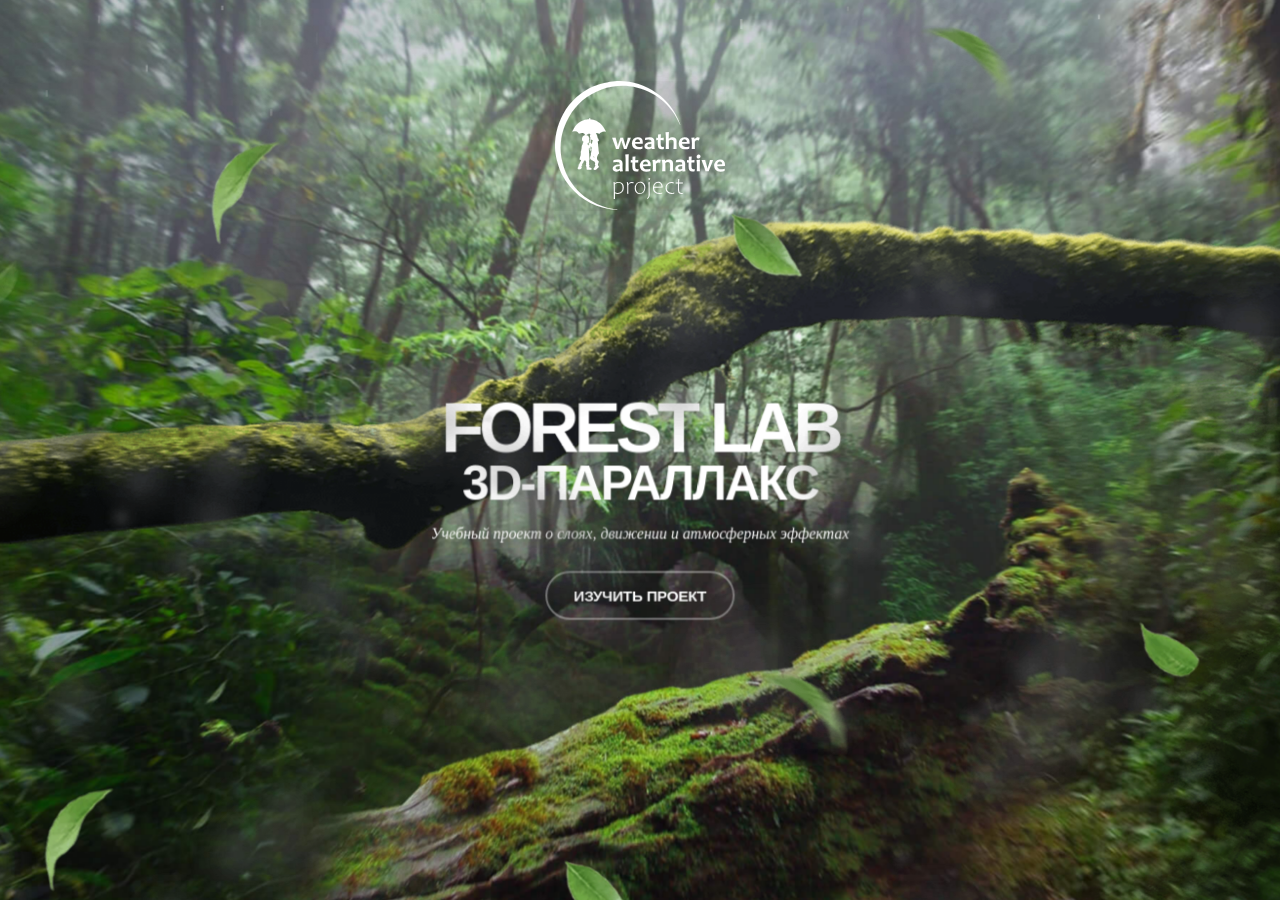
<file: index.html>
<!DOCTYPE html>
<html lang="ru">
<head>
    <meta charset="UTF-8">
    <meta name="viewport" content="width=device-width, initial-scale=1.0">
    <meta name="description" content="Учебный проект о создании атмосферной 3D-сцены с помощью HTML, CSS и JavaScript.">
    <link rel="stylesheet" href="main.css">
    <script src="app.js" defer></script>
    <script src="./libs/rain.js" defer></script>
    <title>Forest Lab — 3D-параллакс</title>
</head>
<body>
    <a class="logo" href="./index.html" style="background-image: url(img/logo.svg);" aria-label="Forest Lab — главная"></a>

    <section class="layers">
        <div class="layers__container">
            <div class="layers__item layer-1" style="background-image: url(img/layer-1.jpg);"></div>
            <div class="layers__item layer-2" style="background-image: url(img/layer-2.png);"></div>
            <div class="layers__item layer-3">
                <div class="hero-content">
                    <h1>Forest Lab <span>3D-параллакс</span></h1>
                    <p class="hero-content__p">Учебный проект о слоях, движении и атмосферных эффектах</p>
                    <a class="button-start" href="./site.html">Изучить проект</a>
                </div>
            </div>
            <div class="layers__item layer-4">
                <canvas class="rain"></canvas>
            </div>
            <div class="layers__item layer-5" style="background-image: url(img/layer-5.png);"></div>
            <div class="layers__item layer-6" style="background-image: url(img/layer-6.png);"></div>
        </div>
    </section>
</body>
</html>
</file>
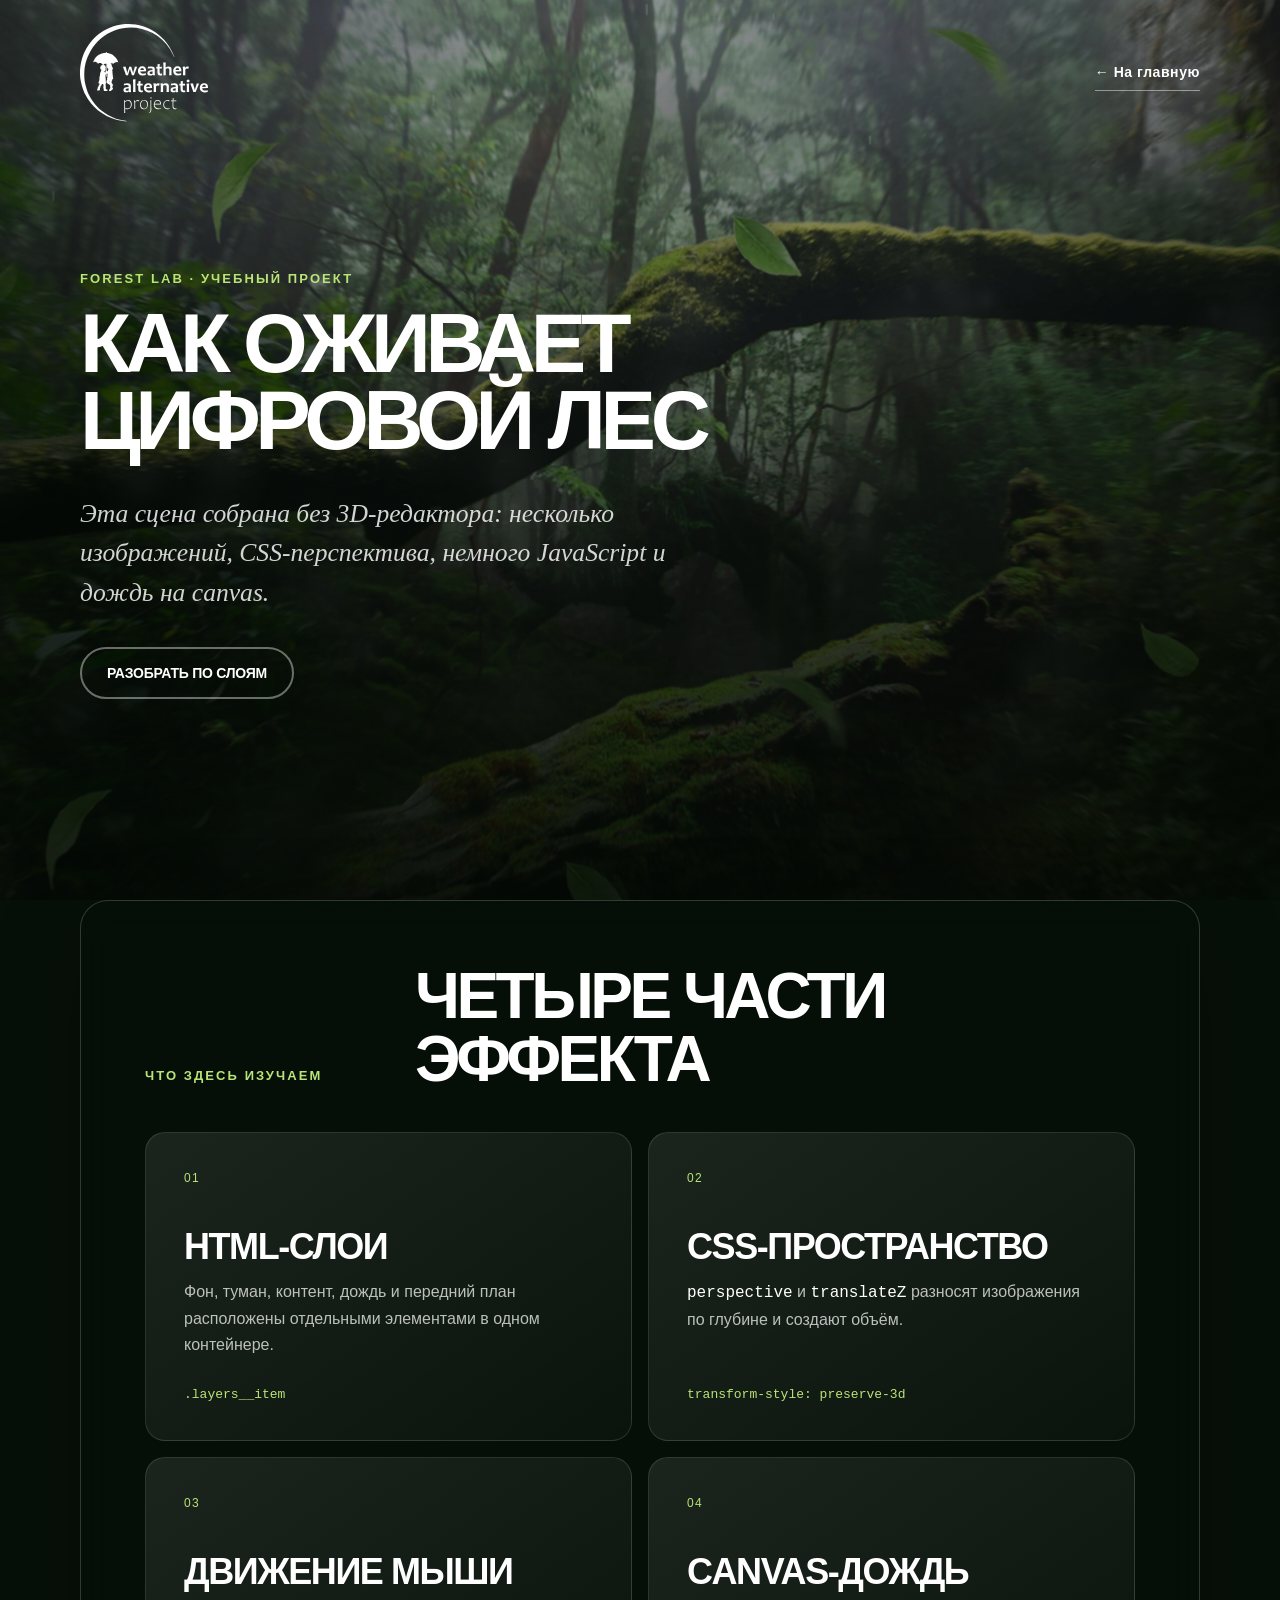
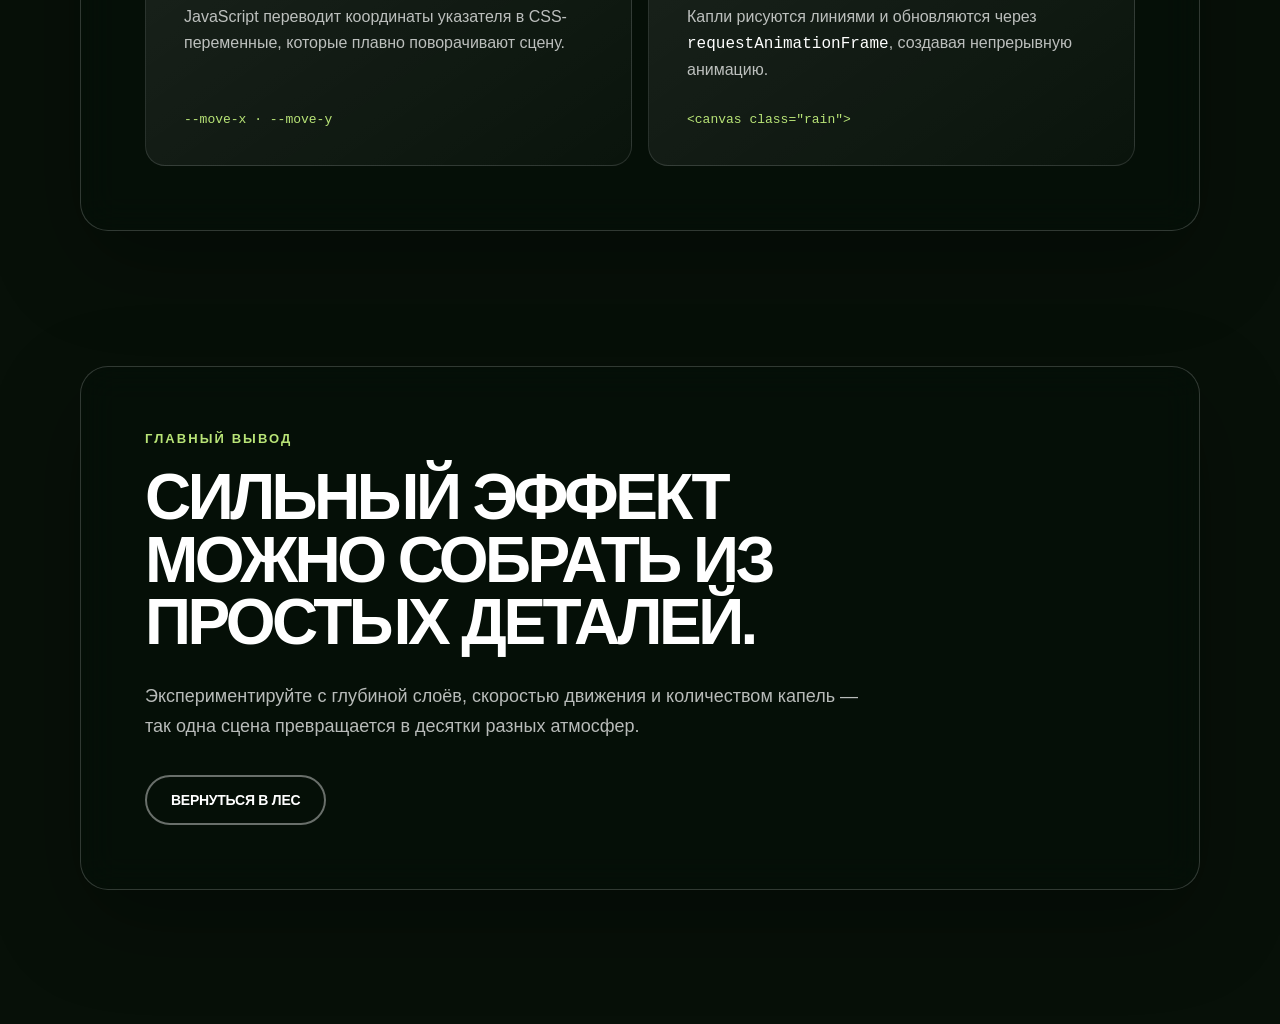
<file: site.html>
<!DOCTYPE html>
<html lang="ru">
<head>
    <meta charset="UTF-8">
    <meta name="viewport" content="width=device-width, initial-scale=1.0">
    <meta name="description" content="Разбор учебного 3D-проекта Forest Lab: HTML-слои, CSS-перспектива, JavaScript и canvas-дождь.">
    <link rel="stylesheet" href="main.css">
    <script src="app.js" defer></script>
    <script src="./libs/rain.js" defer></script>
    <title>Как устроен Forest Lab</title>
</head>
<body class="lesson-page">
    <div class="lesson-scene" aria-hidden="true">
        <div class="layers__container lesson-scene__container">
            <div class="layers__item layer-1" style="background-image: url(img/layer-1.jpg);"></div>
            <div class="layers__item layer-2" style="background-image: url(img/layer-2.png);"></div>
            <div class="layers__item layer-4">
                <canvas class="rain"></canvas>
            </div>
            <div class="layers__item layer-5" style="background-image: url(img/layer-5.png);"></div>
            <div class="layers__item layer-6" style="background-image: url(img/layer-6.png);"></div>
        </div>
    </div>

    <main class="lesson-content">
        <header class="lesson-header">
            <a class="lesson-brand" href="./index.html" aria-label="Вернуться на главную">
                <img src="img/logo.svg" alt="Weather Alternative Project">
            </a>
            <a class="lesson-back" href="./index.html">← На главную</a>
        </header>

        <section class="lesson-intro">
            <p class="lesson-kicker">Forest Lab · учебный проект</p>
            <h1>Как оживает<br>цифровой лес</h1>
            <p class="lesson-lead">
                Эта сцена собрана без 3D-редактора: несколько изображений,
                CSS-перспектива, немного JavaScript и дождь на canvas.
            </p>
            <a class="button-start lesson-cta" href="#topics">Разобрать по слоям</a>
        </section>

        <section class="lesson-topics" id="topics" aria-labelledby="topics-title">
            <div class="lesson-section-title">
                <p class="lesson-kicker">Что здесь изучаем</p>
                <h2 id="topics-title">Четыре части эффекта</h2>
            </div>

            <div class="topic-grid">
                <article class="topic-card">
                    <span class="topic-card__number">01</span>
                    <h3>HTML-слои</h3>
                    <p>Фон, туман, контент, дождь и передний план расположены отдельными элементами в одном контейнере.</p>
                    <code>.layers__item</code>
                </article>

                <article class="topic-card">
                    <span class="topic-card__number">02</span>
                    <h3>CSS-пространство</h3>
                    <p><code>perspective</code> и <code>translateZ</code> разносят изображения по глубине и создают объём.</p>
                    <code>transform-style: preserve-3d</code>
                </article>

                <article class="topic-card">
                    <span class="topic-card__number">03</span>
                    <h3>Движение мыши</h3>
                    <p>JavaScript переводит координаты указателя в CSS-переменные, которые плавно поворачивают сцену.</p>
                    <code>--move-x · --move-y</code>
                </article>

                <article class="topic-card">
                    <span class="topic-card__number">04</span>
                    <h3>Canvas-дождь</h3>
                    <p>Капли рисуются линиями и обновляются через <code>requestAnimationFrame</code>, создавая непрерывную анимацию.</p>
                    <code>&lt;canvas class="rain"&gt;</code>
                </article>
            </div>
        </section>

        <section class="lesson-summary">
            <p class="lesson-kicker">Главный вывод</p>
            <h2>Сильный эффект можно собрать из простых деталей.</h2>
            <p>Экспериментируйте с глубиной слоёв, скоростью движения и количеством капель — так одна сцена превращается в десятки разных атмосфер.</p>
            <a class="button-start" href="./index.html">Вернуться в лес</a>
        </section>
    </main>
</body>
</html>
</file>
<file: main.css>
* {
    margin: 0;
    padding: 0;
    box-sizing: border-box;
}

:root {
    --index: calc(1vw + 1vh);
    --transition: 1.5s cubic-bezier(0.5, .5, 0, 1);
    --move-x: 0deg;
    --move-y: 0deg;
    --forest-accent: #b9e477;
}

@font-face {
    font-family: kemerik-3d;
    src: url(fonts/kamerik205-heavy.woff2);
    font-weight: 900;
}

@font-face {
    font-family: merriweawther-italic-3d;
    src: url(fonts/merriweather-regular-italic.woff2);
}

body {
    background-color: black;
    color: #fff;
    font-family: kemerik-3d;
    min-height: 100vh;
}

.logo {
    --logo-size: calc(var(--index) * 7.8); 
    width: var(--logo-size);
    height: var(--logo-size);
    background-repeat: no-repeat;
    background-position: center;
    background-size: contain;
    position: absolute;
    left: calc(50% - calc(var(--logo-size) / 2));
    top: calc(var(--index) * 2.8);
    z-index: 10;
}

.layers {
    perspective: 1000px;
    overflow: hidden;
}

.layers__container {
    height: 100vh;
    min-height: 500px;
    transform-style: preserve-3d;
    transform: rotateX(var(--move-y)) rotateY(var(--move-x));
    will-change: transform;
    transition: transform var(--transition) ease;
}

.layers__item {
    position: absolute;
    inset: -5vw;
    background-size: cover;
    background-position: center;
    display: flex;
    align-items: center;
    justify-content: center;
}

.layer-1 {
transform: translateZ(-55px) scale(1.06);
}
.layer-2 {
transform: translateZ(80px) scale(.88);
}
.layer-3 {
transform: translateZ(180px) scale(.8);
}
.layer-4 {
transform: translateZ(190px) scale(.9);
}
.layer-5 {
transform: translateZ(300px) scale(.9);
}
.layer-6 {
transform: translateZ(380px);
}

.hero-content {
    text-align: center;
    text-transform: uppercase;
    line-height: 1;
    margin-top: calc(var(--index) * 5.5);
    width: min(780px, 90vw);
}

.hero-content h1 {
    font-family: Arial, sans-serif;
    font-size: clamp(44px, 5.6vw, 82px);
    font-weight: 900;
    letter-spacing: -.07em;
    line-height: .92;
}

.hero-content h1 span {
    display: block;
    font-size: .7em;
    letter-spacing: -.045em;
}

.hero-content__p {
    text-transform: none;
    font-family: Georgia, "Times New Roman", serif;
    font-style: italic;
    letter-spacing: normal;
    font-size: calc(var(--index) * .73);
    line-height: 1.6;
    margin: calc(var(--index) * .7) auto calc(var(--index) * 1.2);
}

.button-start {
    font-family: Arial;
    font-weight: 600;
    text-transform: uppercase;
    font-size: calc(var(--index) * .71);
    letter-spacing: -.02vw;
    padding: calc(var(--index) * .7) calc(var(--index) * 1.25);
    background-color: transparent;
    color: #fff;
    border-radius: 10em;
    border: rgb(255 255 255 / .4) 2px solid;
    outline: none;
    cursor: pointer;
    display: inline-flex;
    align-items: center;
    justify-content: center;
    transition: background-color .25s ease, border-color .25s ease, color .25s ease, transform .25s ease;
}

.button-start:hover,
.button-start:focus-visible {
    color: #10180d;
    background-color: var(--forest-accent);
    border-color: var(--forest-accent);
    transform: translateY(-2px);
}

.layer-4, .layer-5, .layer-6 {
    pointer-events: none;
}

a {
    text-decoration: none; 
    color: #fff; 
}

/* Вторая страница: учебный разбор проекта */

html {
    scroll-behavior: smooth;
}

.lesson-page {
    overflow-x: hidden;
    background: #071008;
}

.lesson-scene {
    position: fixed;
    inset: 0;
    overflow: hidden;
    perspective: 1000px;
}

.lesson-scene::after {
    content: "";
    position: absolute;
    inset: 0;
    background:
        linear-gradient(180deg, rgb(4 10 5 / .34), rgb(4 10 5 / .82)),
        radial-gradient(circle at 50% 20%, transparent 0 18%, rgb(0 0 0 / .42) 78%);
}

.lesson-scene__container {
    height: 100vh;
    min-height: 500px;
}

.lesson-content {
    position: relative;
    z-index: 10;
    width: min(1120px, calc(100% - 48px));
    margin: 0 auto;
}

.lesson-header {
    position: absolute;
    top: 24px;
    left: 0;
    right: 0;
    display: flex;
    align-items: center;
    justify-content: space-between;
    gap: 24px;
}

.lesson-brand img {
    display: block;
    width: clamp(110px, 10vw, 155px);
    height: auto;
}

.lesson-back {
    font-family: Arial, sans-serif;
    font-size: 14px;
    font-weight: 700;
    letter-spacing: .04em;
    padding: 10px 0;
    border-bottom: 1px solid rgb(255 255 255 / .45);
    transition: color .2s ease, border-color .2s ease;
}

.lesson-back:hover,
.lesson-back:focus-visible {
    color: var(--forest-accent);
    border-color: var(--forest-accent);
}

.lesson-intro {
    min-height: 100vh;
    display: flex;
    flex-direction: column;
    align-items: flex-start;
    justify-content: center;
    padding: 150px 0 80px;
}

.lesson-kicker {
    font-family: Arial, sans-serif;
    color: var(--forest-accent);
    font-size: 13px;
    font-weight: 700;
    letter-spacing: .16em;
    text-transform: uppercase;
    margin-bottom: 20px;
}

.lesson-intro h1 {
    width: 100%;
    max-width: 920px;
    font-family: Arial, sans-serif;
    font-size: clamp(48px, 6.5vw, 94px);
    font-weight: 900;
    line-height: .92;
    letter-spacing: -.065em;
    text-transform: uppercase;
    text-wrap: balance;
}

.lesson-lead {
    width: 100%;
    max-width: 650px;
    margin: 34px 0;
    font-family: Georgia, "Times New Roman", serif;
    font-style: italic;
    font-size: clamp(18px, 2vw, 26px);
    line-height: 1.55;
    color: rgb(255 255 255 / .82);
}

.lesson-cta {
    font-size: 14px;
    padding: 16px 25px;
}

.lesson-topics,
.lesson-summary {
    margin-bottom: 15vh;
    padding: clamp(32px, 5vw, 64px);
    border: 1px solid rgb(255 255 255 / .18);
    border-radius: 28px;
    background: rgb(5 15 8 / .68);
    box-shadow: 0 32px 90px rgb(0 0 0 / .32);
    backdrop-filter: blur(18px);
}

.lesson-section-title {
    display: flex;
    align-items: flex-end;
    justify-content: space-between;
    gap: 40px;
    margin-bottom: 42px;
}

.lesson-section-title .lesson-kicker {
    margin-bottom: 7px;
}

.lesson-section-title h2,
.lesson-summary h2 {
    max-width: 720px;
    font-family: Arial, sans-serif;
    font-size: clamp(36px, 5vw, 68px);
    font-weight: 900;
    line-height: .98;
    letter-spacing: -.055em;
    text-transform: uppercase;
}

.topic-grid {
    display: grid;
    grid-template-columns: repeat(2, minmax(0, 1fr));
    gap: 16px;
}

.topic-card {
    min-height: 290px;
    display: flex;
    flex-direction: column;
    align-items: flex-start;
    padding: clamp(24px, 3vw, 38px);
    border: 1px solid rgb(255 255 255 / .12);
    border-radius: 20px;
    background: linear-gradient(145deg, rgb(255 255 255 / .09), rgb(255 255 255 / .025));
}

.topic-card__number {
    color: var(--forest-accent);
    font-family: Arial, sans-serif;
    font-size: 12px;
    letter-spacing: .12em;
}

.topic-card h3 {
    margin: 44px 0 14px;
    font-family: Arial, sans-serif;
    font-size: clamp(25px, 3vw, 36px);
    font-weight: 900;
    line-height: 1;
    letter-spacing: -.04em;
    text-transform: uppercase;
}

.topic-card p,
.lesson-summary > p:not(.lesson-kicker) {
    font-family: Arial, sans-serif;
    font-size: 16px;
    line-height: 1.65;
    color: rgb(255 255 255 / .72);
}

.topic-card > code {
    margin-top: auto;
    padding-top: 28px;
    color: var(--forest-accent);
    font-size: 13px;
}

.topic-card p code {
    color: #fff;
}

.lesson-summary {
    min-height: 520px;
    display: flex;
    flex-direction: column;
    align-items: flex-start;
    justify-content: center;
}

.lesson-summary > p:not(.lesson-kicker) {
    max-width: 720px;
    margin: 28px 0 34px;
    font-size: 18px;
}

.lesson-summary .button-start {
    font-size: 14px;
    padding: 15px 24px;
}

@media (max-width: 760px) {
    .logo {
        --logo-size: calc(var(--index) * 10);
    }

    .hero-content h1 {
        font-size: clamp(40px, 12vw, 62px);
    }

    .hero-content__p {
        font-size: 14px;
    }

    .button-start {
        font-size: 12px;
        padding: 14px 20px;
    }

    .lesson-content {
        width: min(1120px, calc(100% - 28px));
    }

    .lesson-header {
        top: 16px;
    }

    .lesson-brand img {
        width: 98px;
    }

    .lesson-back {
        font-size: 12px;
    }

    .lesson-intro {
        padding-top: 125px;
    }

    .lesson-intro h1 {
        font-size: clamp(38px, 10.5vw, 52px);
        overflow-wrap: anywhere;
    }

    .lesson-lead {
        font-size: 17px;
        overflow-wrap: anywhere;
    }

    .lesson-section-title {
        display: block;
    }

    .lesson-section-title .lesson-kicker {
        margin-bottom: 18px;
    }

    .topic-grid {
        grid-template-columns: 1fr;
    }

    .topic-card {
        min-height: 260px;
    }

    .lesson-topics,
    .lesson-summary {
        padding: 28px 20px;
        border-radius: 20px;
    }
}

@media (prefers-reduced-motion: reduce) {
    html {
        scroll-behavior: auto;
    }

    .layers__container,
    .button-start {
        transition: none;
    }
}
</file>
